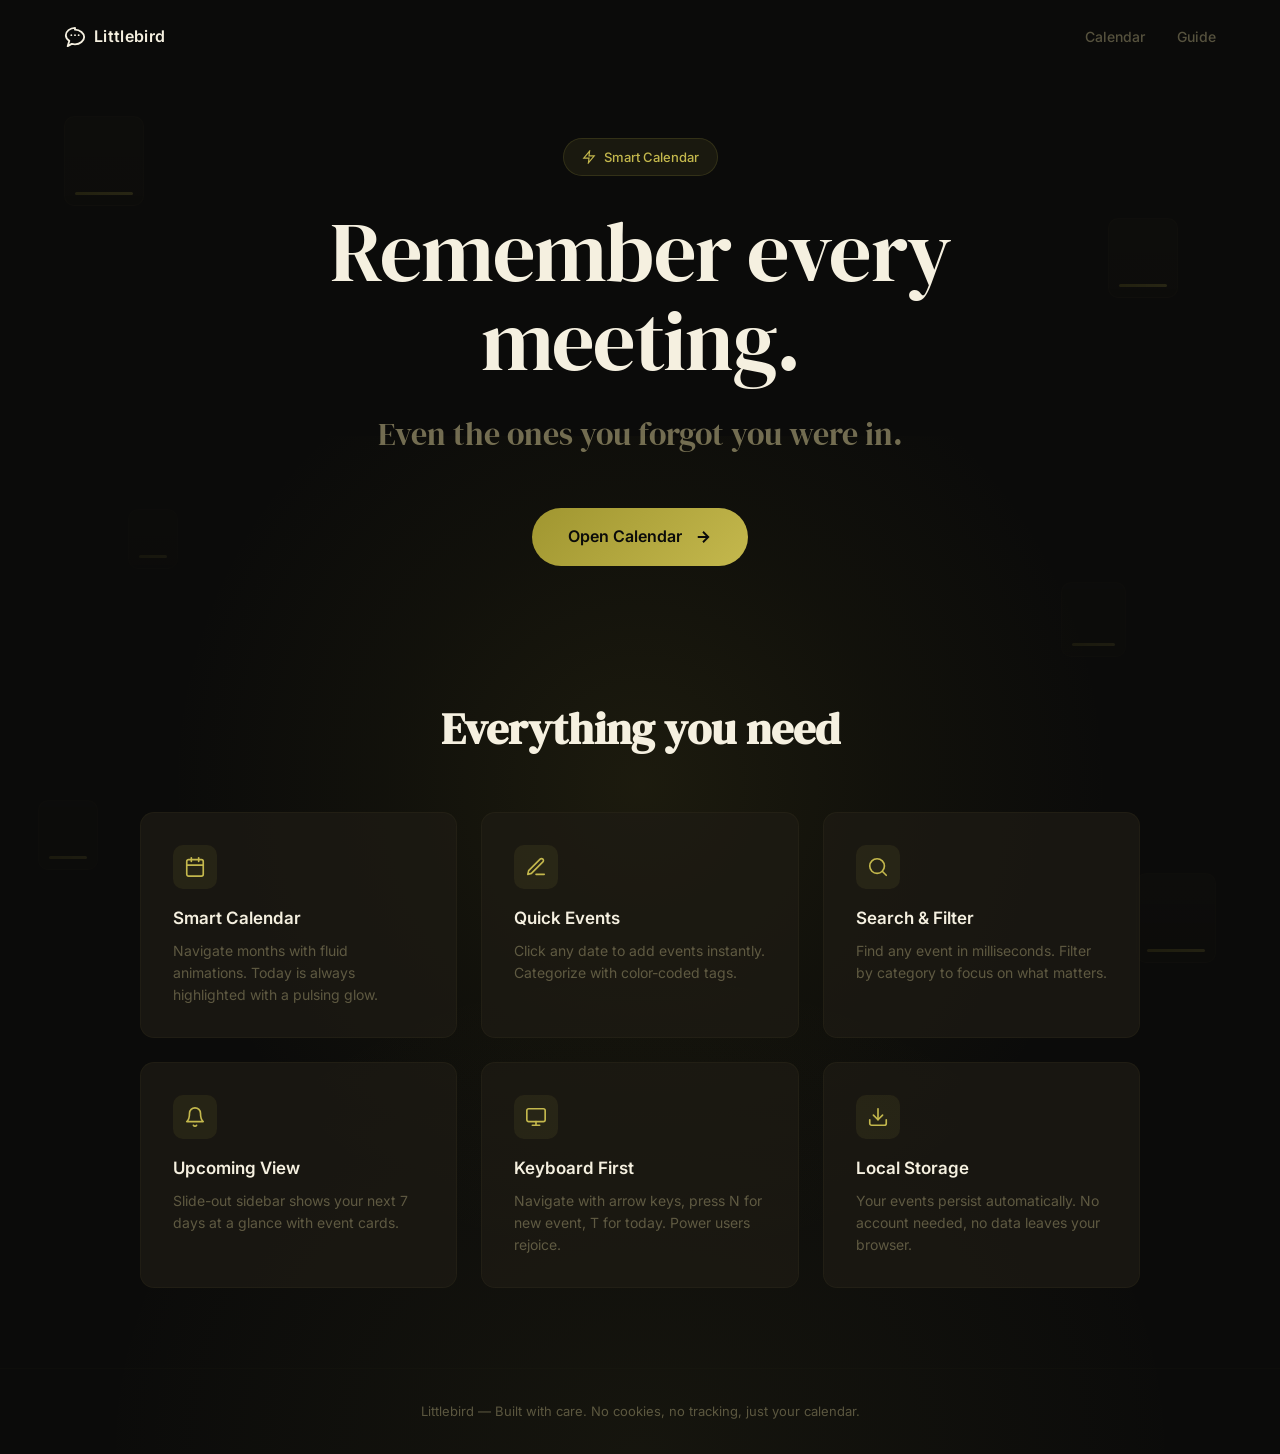
<file: index.html>
<!DOCTYPE html>
<html lang="en">
<head>
  <meta charset="UTF-8" />
  <meta name="viewport" content="width=device-width, initial-scale=1.0" />
  <meta name="description" content="Littlebird - Remember every meeting. A smart calendar that never forgets." />
  <title>Littlebird — Remember Every Meeting</title>
  <link rel="stylesheet" href="css/base.css" />
  <link rel="stylesheet" href="css/animations.css" />
  <link rel="stylesheet" href="css/hero.css" />
</head>
<body>
  <div class="hero-page">
    <!-- Ambient glow -->
    <div class="hero-ambient"></div>

    <!-- Floating calendar cells in background -->
    <div class="hero-floating-cells">
      <div class="floating-cell"></div>
      <div class="floating-cell"></div>
      <div class="floating-cell"></div>
      <div class="floating-cell"></div>
      <div class="floating-cell"></div>
      <div class="floating-cell"></div>
    </div>

    <!-- Navigation -->
    <nav class="hero-nav">
      <div class="hero-logo">
        <svg viewBox="0 0 24 24">
          <path d="M12 2C6.48 2 2 6 2 10c0 2.5 1.5 4.7 3.8 6.2L4 22l4.5-2.5C9.6 19.8 10.8 20 12 20c5.52 0 10-4 10-8s-4.48-8-10-8z"/>
          <circle cx="8" cy="10" r="1" fill="currentColor" stroke="none"/>
          <circle cx="12" cy="10" r="1" fill="currentColor" stroke="none"/>
          <circle cx="16" cy="10" r="1" fill="currentColor" stroke="none"/>
        </svg>
        <span>Littlebird</span>
      </div>
      <div class="hero-nav-links">
        <a href="app.html">Calendar</a>
        <a href="guide.html">Guide</a>
      </div>
    </nav>

    <!-- Hero Content -->
    <main class="hero-content">
      <div class="hero-badge">
        <svg viewBox="0 0 24 24">
          <path d="M13 2L3 14h9l-1 8 10-12h-9l1-8z"/>
        </svg>
        Smart Calendar
      </div>

      <h1 class="hero-title">
        <span class="line">Remember every</span>
        <span class="line">meeting.</span>
      </h1>

      <p class="hero-subtitle">Even the ones you forgot you were in.</p>

      <a href="app.html" class="hero-cta">
        Open Calendar
        <svg viewBox="0 0 24 24">
          <path d="M5 12h14M12 5l7 7-7 7"/>
        </svg>
      </a>
    </main>

    <!-- Feature Preview -->
    <section class="hero-features">
      <h2 class="hero-features-title reveal">Everything you need</h2>
      <div class="hero-features-grid" data-stagger>
        <div class="feature-card reveal">
          <div class="feature-card-icon">
            <svg viewBox="0 0 24 24">
              <rect x="3" y="4" width="18" height="18" rx="2" ry="2"/>
              <line x1="16" y1="2" x2="16" y2="6"/>
              <line x1="8" y1="2" x2="8" y2="6"/>
              <line x1="3" y1="10" x2="21" y2="10"/>
            </svg>
          </div>
          <h3>Smart Calendar</h3>
          <p>Navigate months with fluid animations. Today is always highlighted with a pulsing glow.</p>
        </div>

        <div class="feature-card reveal">
          <div class="feature-card-icon">
            <svg viewBox="0 0 24 24">
              <path d="M12 20h9"/>
              <path d="M16.5 3.5a2.121 2.121 0 013 3L7 19l-4 1 1-4L16.5 3.5z"/>
            </svg>
          </div>
          <h3>Quick Events</h3>
          <p>Click any date to add events instantly. Categorize with color-coded tags.</p>
        </div>

        <div class="feature-card reveal">
          <div class="feature-card-icon">
            <svg viewBox="0 0 24 24">
              <circle cx="11" cy="11" r="8"/>
              <line x1="21" y1="21" x2="16.65" y2="16.65"/>
            </svg>
          </div>
          <h3>Search & Filter</h3>
          <p>Find any event in milliseconds. Filter by category to focus on what matters.</p>
        </div>

        <div class="feature-card reveal">
          <div class="feature-card-icon">
            <svg viewBox="0 0 24 24">
              <path d="M18 8A6 6 0 006 8c0 7-3 9-3 9h18s-3-2-3-9"/>
              <path d="M13.73 21a2 2 0 01-3.46 0"/>
            </svg>
          </div>
          <h3>Upcoming View</h3>
          <p>Slide-out sidebar shows your next 7 days at a glance with event cards.</p>
        </div>

        <div class="feature-card reveal">
          <div class="feature-card-icon">
            <svg viewBox="0 0 24 24">
              <rect x="2" y="3" width="20" height="14" rx="2" ry="2"/>
              <line x1="8" y1="21" x2="16" y2="21"/>
              <line x1="12" y1="17" x2="12" y2="21"/>
            </svg>
          </div>
          <h3>Keyboard First</h3>
          <p>Navigate with arrow keys, press N for new event, T for today. Power users rejoice.</p>
        </div>

        <div class="feature-card reveal">
          <div class="feature-card-icon">
            <svg viewBox="0 0 24 24">
              <path d="M21 15v4a2 2 0 01-2 2H5a2 2 0 01-2-2v-4"/>
              <polyline points="7 10 12 15 17 10"/>
              <line x1="12" y1="15" x2="12" y2="3"/>
            </svg>
          </div>
          <h3>Local Storage</h3>
          <p>Your events persist automatically. No account needed, no data leaves your browser.</p>
        </div>
      </div>
    </section>

    <!-- Footer -->
    <footer class="hero-footer">
      Littlebird &mdash; Built with care. No cookies, no tracking, just your calendar.
    </footer>
  </div>

  <script src="js/api.js"></script>
  <script src="js/animations.js"></script>
  <script>
    document.addEventListener('DOMContentLoaded', () => {
      Animations.init();
      // Only for landing page auth check if needed later
    });
  </script>
</body>
</html>
</file>
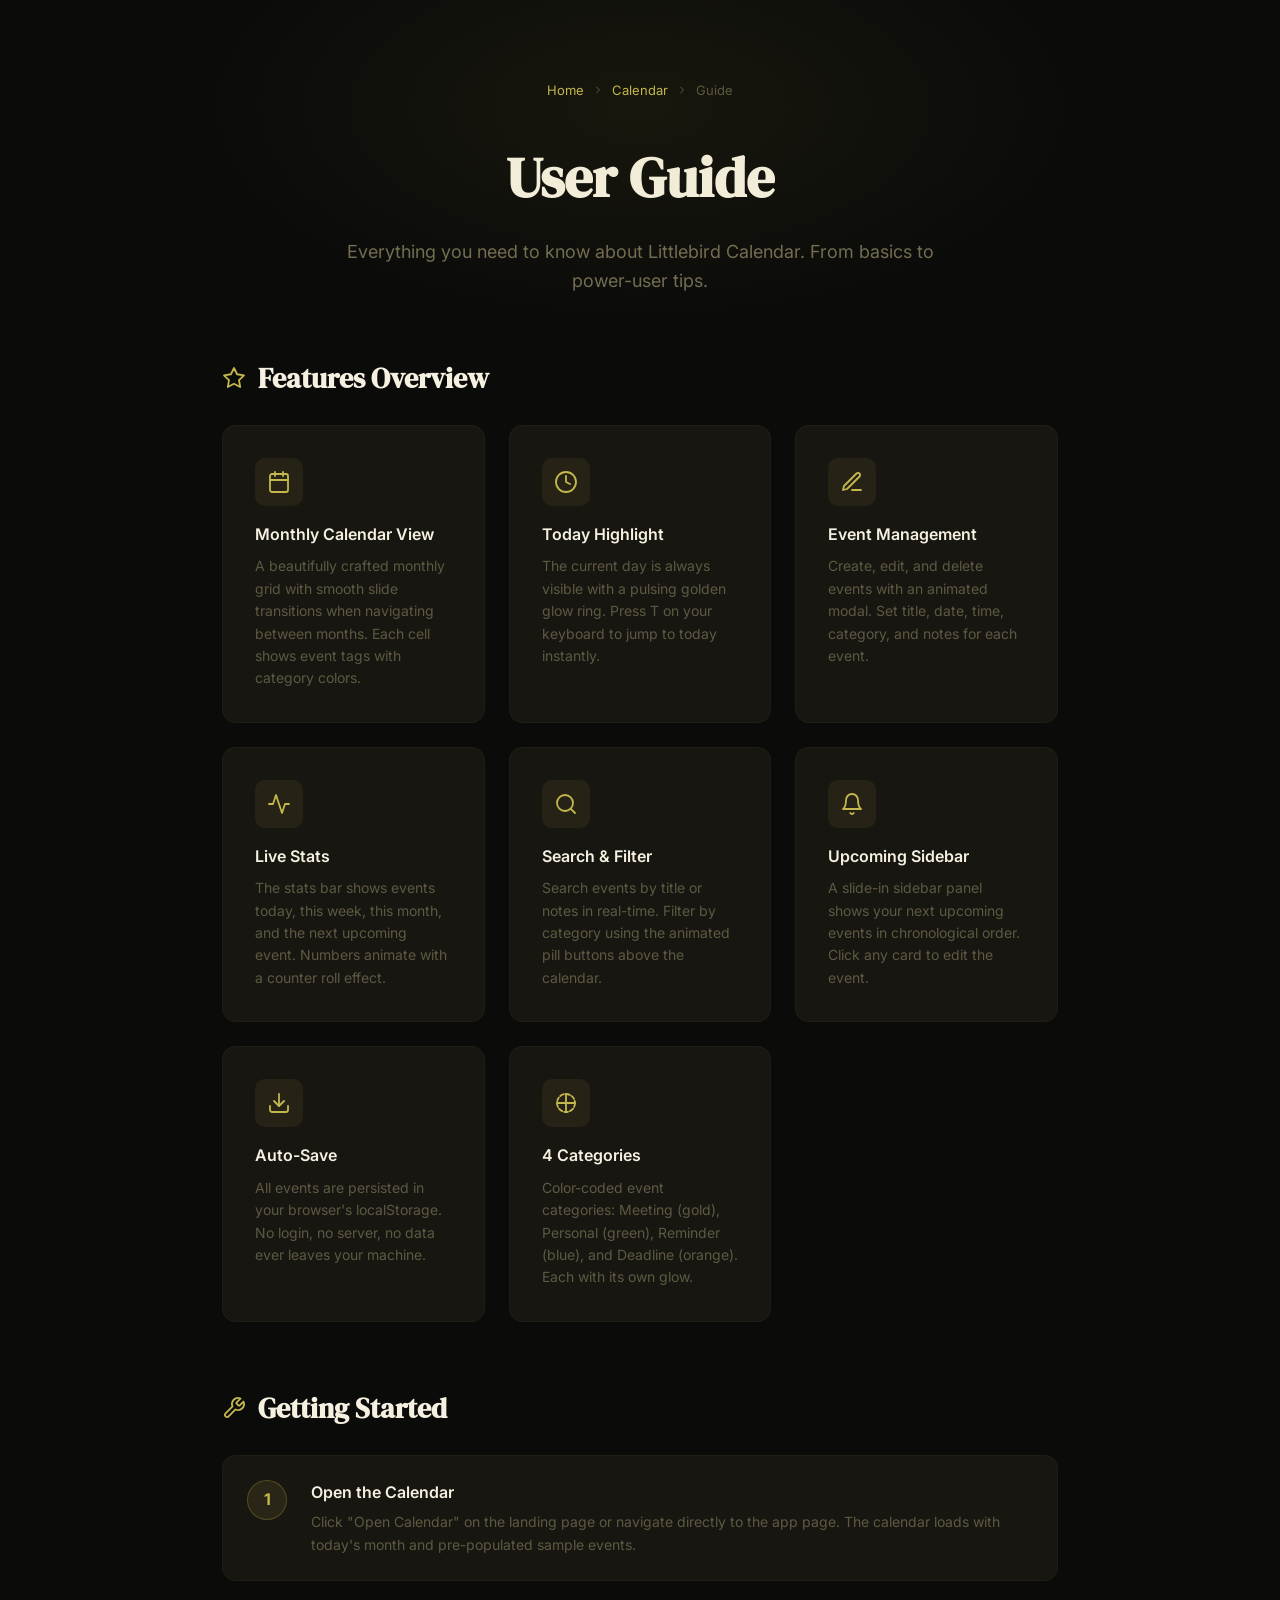
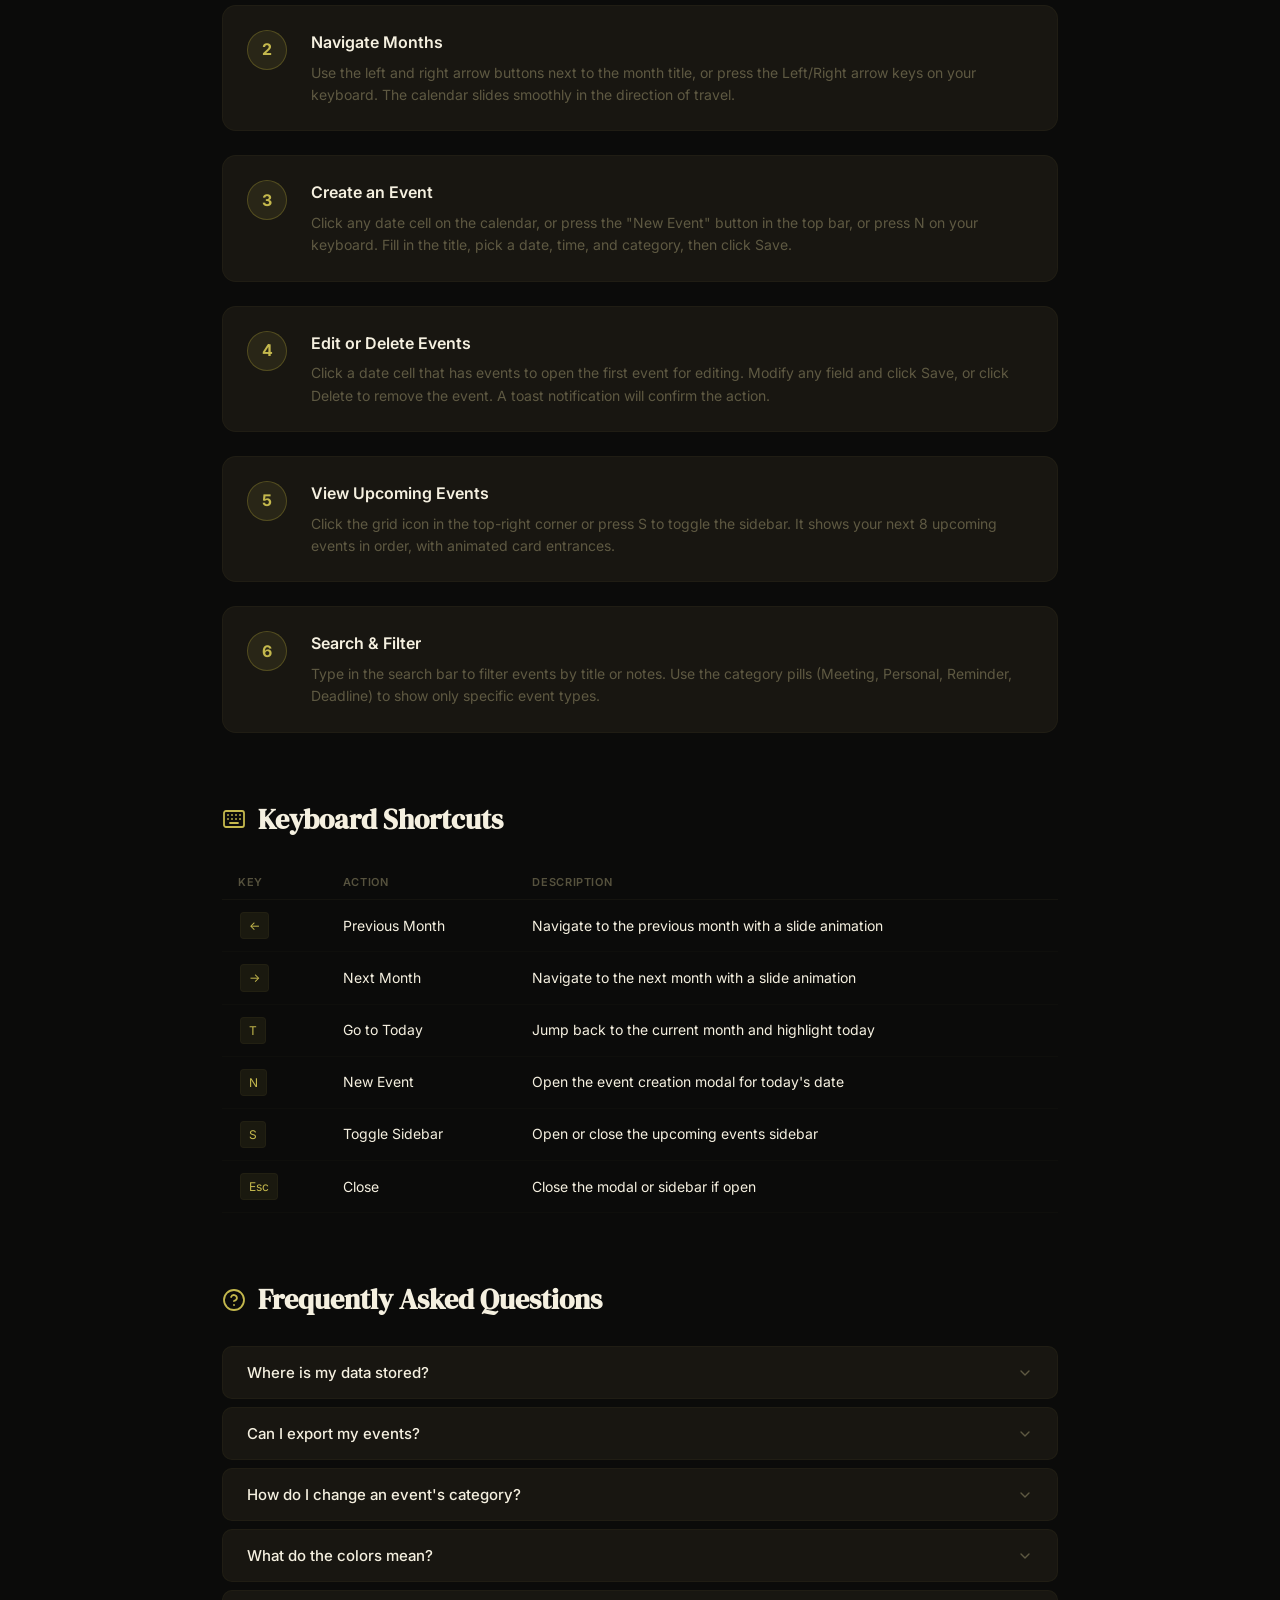
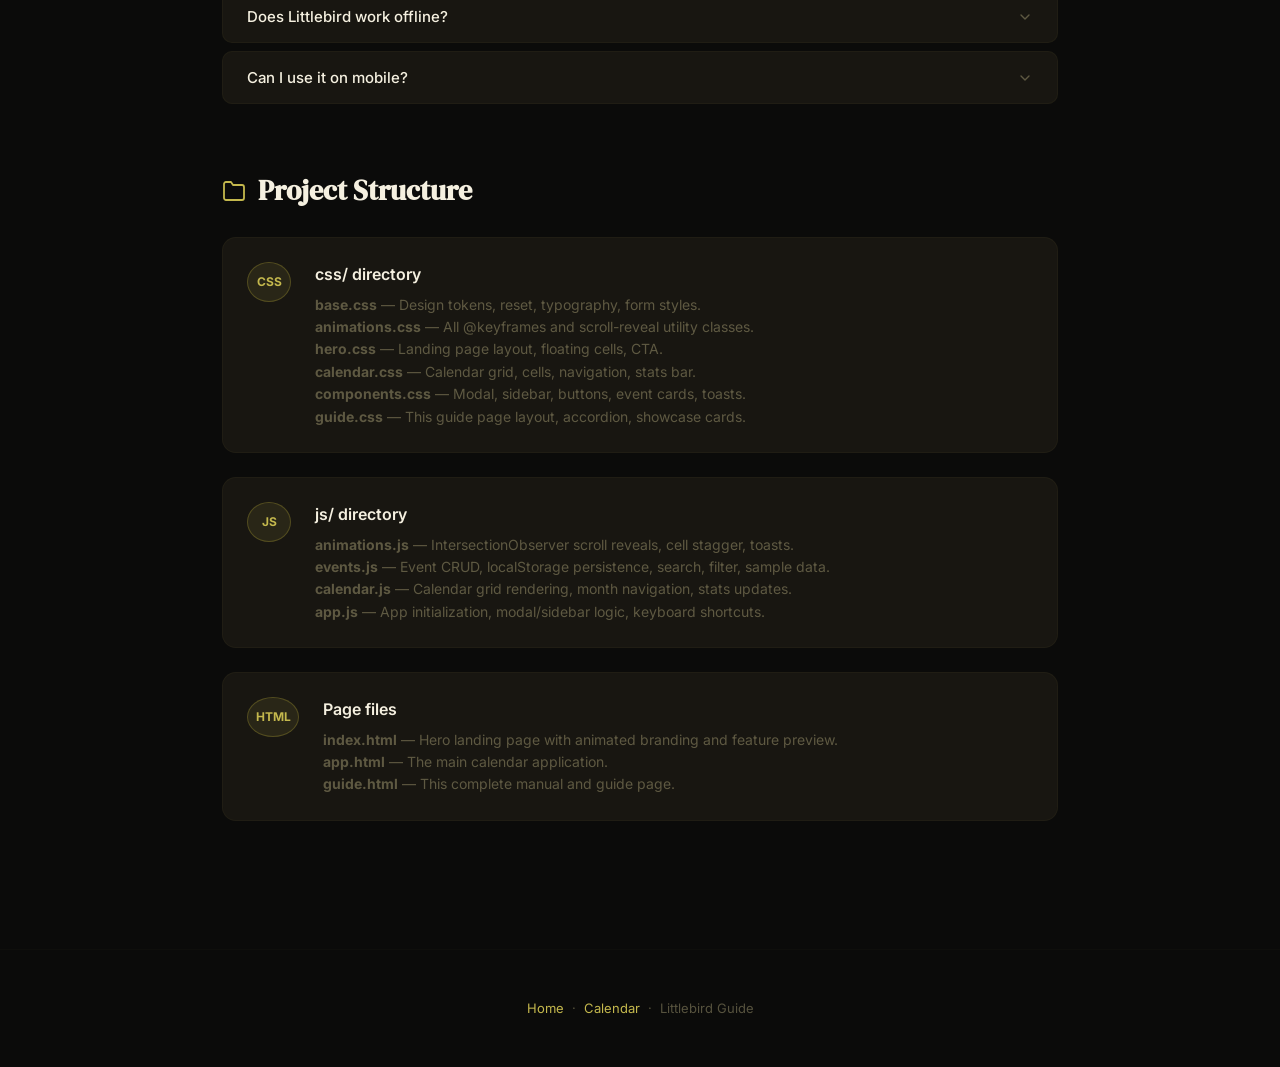
<file: guide.html>
<!DOCTYPE html>
<html lang="en">
<head>
  <meta charset="UTF-8" />
  <meta name="viewport" content="width=device-width, initial-scale=1.0" />
  <meta name="description" content="Littlebird Calendar - Complete user guide and manual." />
  <title>Littlebird — Guide & Manual</title>
  <link rel="stylesheet" href="css/base.css" />
  <link rel="stylesheet" href="css/animations.css" />
  <link rel="stylesheet" href="css/guide.css" />
</head>
<body>
  <div class="guide-page">

    <!-- ===== HERO ===== -->
    <header class="guide-hero">
      <nav class="guide-breadcrumb">
        <a href="index.html">Home</a>
        <svg viewBox="0 0 24 24"><path d="M9 18l6-6-6-6"/></svg>
        <a href="app.html">Calendar</a>
        <svg viewBox="0 0 24 24"><path d="M9 18l6-6-6-6"/></svg>
        <span>Guide</span>
      </nav>
      <h1 class="guide-title">User Guide</h1>
      <p class="guide-subtitle">Everything you need to know about Littlebird Calendar. From basics to power-user tips.</p>
    </header>

    <!-- ===== CONTENT ===== -->
    <main class="guide-content">

      <!-- ---- Features Overview ---- -->
      <section class="guide-section reveal">
        <h2 class="guide-section-title">
          <svg class="animated" viewBox="0 0 24 24">
            <polygon points="12 2 15.09 8.26 22 9.27 17 14.14 18.18 21.02 12 17.77 5.82 21.02 7 14.14 2 9.27 8.91 8.26 12 2"/>
          </svg>
          Features Overview
        </h2>
        <div class="showcase-grid" data-stagger>
          <div class="showcase-card reveal">
            <div class="showcase-card-icon">
              <svg viewBox="0 0 24 24">
                <rect x="3" y="4" width="18" height="18" rx="2" ry="2"/>
                <line x1="16" y1="2" x2="16" y2="6"/>
                <line x1="8" y1="2" x2="8" y2="6"/>
                <line x1="3" y1="10" x2="21" y2="10"/>
              </svg>
            </div>
            <h3>Monthly Calendar View</h3>
            <p>A beautifully crafted monthly grid with smooth slide transitions when navigating between months. Each cell shows event tags with category colors.</p>
          </div>

          <div class="showcase-card reveal">
            <div class="showcase-card-icon">
              <svg viewBox="0 0 24 24">
                <circle cx="12" cy="12" r="10"/>
                <path d="M12 6v6l4 2"/>
              </svg>
            </div>
            <h3>Today Highlight</h3>
            <p>The current day is always visible with a pulsing golden glow ring. Press T on your keyboard to jump to today instantly.</p>
          </div>

          <div class="showcase-card reveal">
            <div class="showcase-card-icon">
              <svg viewBox="0 0 24 24">
                <path d="M12 20h9"/>
                <path d="M16.5 3.5a2.121 2.121 0 013 3L7 19l-4 1 1-4L16.5 3.5z"/>
              </svg>
            </div>
            <h3>Event Management</h3>
            <p>Create, edit, and delete events with an animated modal. Set title, date, time, category, and notes for each event.</p>
          </div>

          <div class="showcase-card reveal">
            <div class="showcase-card-icon">
              <svg viewBox="0 0 24 24">
                <path d="M22 12h-4l-3 9L9 3l-3 9H2"/>
              </svg>
            </div>
            <h3>Live Stats</h3>
            <p>The stats bar shows events today, this week, this month, and the next upcoming event. Numbers animate with a counter roll effect.</p>
          </div>

          <div class="showcase-card reveal">
            <div class="showcase-card-icon">
              <svg viewBox="0 0 24 24">
                <circle cx="11" cy="11" r="8"/>
                <line x1="21" y1="21" x2="16.65" y2="16.65"/>
              </svg>
            </div>
            <h3>Search & Filter</h3>
            <p>Search events by title or notes in real-time. Filter by category using the animated pill buttons above the calendar.</p>
          </div>

          <div class="showcase-card reveal">
            <div class="showcase-card-icon">
              <svg viewBox="0 0 24 24">
                <path d="M18 8A6 6 0 006 8c0 7-3 9-3 9h18s-3-2-3-9"/>
                <path d="M13.73 21a2 2 0 01-3.46 0"/>
              </svg>
            </div>
            <h3>Upcoming Sidebar</h3>
            <p>A slide-in sidebar panel shows your next upcoming events in chronological order. Click any card to edit the event.</p>
          </div>

          <div class="showcase-card reveal">
            <div class="showcase-card-icon">
              <svg viewBox="0 0 24 24">
                <path d="M21 15v4a2 2 0 01-2 2H5a2 2 0 01-2-2v-4"/>
                <polyline points="7 10 12 15 17 10"/>
                <line x1="12" y1="15" x2="12" y2="3"/>
              </svg>
            </div>
            <h3>Auto-Save</h3>
            <p>All events are persisted in your browser's localStorage. No login, no server, no data ever leaves your machine.</p>
          </div>

          <div class="showcase-card reveal">
            <div class="showcase-card-icon">
              <svg viewBox="0 0 24 24">
                <path d="M12 3v18M3 12h18"/>
                <circle cx="12" cy="12" r="9" stroke-dasharray="4 2"/>
              </svg>
            </div>
            <h3>4 Categories</h3>
            <p>Color-coded event categories: Meeting (gold), Personal (green), Reminder (blue), and Deadline (orange). Each with its own glow.</p>
          </div>
        </div>
      </section>

      <!-- ---- Getting Started ---- -->
      <section class="guide-section reveal">
        <h2 class="guide-section-title">
          <svg class="animated" viewBox="0 0 24 24">
            <path d="M14.7 6.3a1 1 0 000 1.4l1.6 1.6a1 1 0 001.4 0l3.77-3.77a6 6 0 01-7.94 7.94l-6.91 6.91a2.12 2.12 0 01-3-3l6.91-6.91a6 6 0 017.94-7.94l-3.76 3.76z"/>
          </svg>
          Getting Started
        </h2>
        <div class="steps-list">
          <div class="step-item reveal">
            <div class="step-number">1</div>
            <div class="step-content">
              <h4>Open the Calendar</h4>
              <p>Click "Open Calendar" on the landing page or navigate directly to the app page. The calendar loads with today's month and pre-populated sample events.</p>
            </div>
          </div>

          <div class="step-item reveal">
            <div class="step-number">2</div>
            <div class="step-content">
              <h4>Navigate Months</h4>
              <p>Use the left and right arrow buttons next to the month title, or press the Left/Right arrow keys on your keyboard. The calendar slides smoothly in the direction of travel.</p>
            </div>
          </div>

          <div class="step-item reveal">
            <div class="step-number">3</div>
            <div class="step-content">
              <h4>Create an Event</h4>
              <p>Click any date cell on the calendar, or press the "New Event" button in the top bar, or press N on your keyboard. Fill in the title, pick a date, time, and category, then click Save.</p>
            </div>
          </div>

          <div class="step-item reveal">
            <div class="step-number">4</div>
            <div class="step-content">
              <h4>Edit or Delete Events</h4>
              <p>Click a date cell that has events to open the first event for editing. Modify any field and click Save, or click Delete to remove the event. A toast notification will confirm the action.</p>
            </div>
          </div>

          <div class="step-item reveal">
            <div class="step-number">5</div>
            <div class="step-content">
              <h4>View Upcoming Events</h4>
              <p>Click the grid icon in the top-right corner or press S to toggle the sidebar. It shows your next 8 upcoming events in order, with animated card entrances.</p>
            </div>
          </div>

          <div class="step-item reveal">
            <div class="step-number">6</div>
            <div class="step-content">
              <h4>Search & Filter</h4>
              <p>Type in the search bar to filter events by title or notes. Use the category pills (Meeting, Personal, Reminder, Deadline) to show only specific event types.</p>
            </div>
          </div>
        </div>
      </section>

      <!-- ---- Keyboard Shortcuts ---- -->
      <section class="guide-section reveal">
        <h2 class="guide-section-title">
          <svg class="animated" viewBox="0 0 24 24">
            <rect x="2" y="4" width="20" height="16" rx="2" ry="2"/>
            <path d="M6 8h.01M10 8h.01M14 8h.01M18 8h.01M6 12h.01M10 12h.01M14 12h.01M18 12h.01M8 16h8"/>
          </svg>
          Keyboard Shortcuts
        </h2>
        <table class="shortcuts-table">
          <thead>
            <tr>
              <th>Key</th>
              <th>Action</th>
              <th>Description</th>
            </tr>
          </thead>
          <tbody>
            <tr class="reveal">
              <td><kbd>&larr;</kbd></td>
              <td>Previous Month</td>
              <td>Navigate to the previous month with a slide animation</td>
            </tr>
            <tr class="reveal">
              <td><kbd>&rarr;</kbd></td>
              <td>Next Month</td>
              <td>Navigate to the next month with a slide animation</td>
            </tr>
            <tr class="reveal">
              <td><kbd>T</kbd></td>
              <td>Go to Today</td>
              <td>Jump back to the current month and highlight today</td>
            </tr>
            <tr class="reveal">
              <td><kbd>N</kbd></td>
              <td>New Event</td>
              <td>Open the event creation modal for today's date</td>
            </tr>
            <tr class="reveal">
              <td><kbd>S</kbd></td>
              <td>Toggle Sidebar</td>
              <td>Open or close the upcoming events sidebar</td>
            </tr>
            <tr class="reveal">
              <td><kbd>Esc</kbd></td>
              <td>Close</td>
              <td>Close the modal or sidebar if open</td>
            </tr>
          </tbody>
        </table>
      </section>

      <!-- ---- FAQ ---- -->
      <section class="guide-section reveal">
        <h2 class="guide-section-title">
          <svg class="animated" viewBox="0 0 24 24">
            <circle cx="12" cy="12" r="10"/>
            <path d="M9.09 9a3 3 0 015.83 1c0 2-3 3-3 3"/>
            <line x1="12" y1="17" x2="12.01" y2="17"/>
          </svg>
          Frequently Asked Questions
        </h2>
        <div class="accordion" id="faq-accordion">
          <div class="accordion-item">
            <button class="accordion-trigger" onclick="toggleAccordion(this)">
              Where is my data stored?
              <svg viewBox="0 0 24 24"><path d="M6 9l6 6 6-6"/></svg>
            </button>
            <div class="accordion-body">
              <div class="accordion-body-inner">
                All your events are stored in your browser's localStorage. This means your data never leaves your computer. It persists across page refreshes and browser restarts, but will be cleared if you clear your browser data. No account or internet connection is required.
              </div>
            </div>
          </div>

          <div class="accordion-item">
            <button class="accordion-trigger" onclick="toggleAccordion(this)">
              Can I export my events?
              <svg viewBox="0 0 24 24"><path d="M6 9l6 6 6-6"/></svg>
            </button>
            <div class="accordion-body">
              <div class="accordion-body-inner">
                Currently, Littlebird stores events in localStorage as JSON. You can access it via your browser's Developer Tools (Application tab > Local Storage > littlebird_events). A dedicated export feature is planned for a future update.
              </div>
            </div>
          </div>

          <div class="accordion-item">
            <button class="accordion-trigger" onclick="toggleAccordion(this)">
              How do I change an event's category?
              <svg viewBox="0 0 24 24"><path d="M6 9l6 6 6-6"/></svg>
            </button>
            <div class="accordion-body">
              <div class="accordion-body-inner">
                Click on a date cell that has events to open the event editor. In the modal, click on a different category button (Meeting, Personal, Reminder, or Deadline) to change the category. The selected category will be highlighted. Then click Save to apply.
              </div>
            </div>
          </div>

          <div class="accordion-item">
            <button class="accordion-trigger" onclick="toggleAccordion(this)">
              What do the colors mean?
              <svg viewBox="0 0 24 24"><path d="M6 9l6 6 6-6"/></svg>
            </button>
            <div class="accordion-body">
              <div class="accordion-body-inner">
                Events are color-coded by category: Gold for Meetings, Green for Personal events, Blue for Reminders, and Orange for Deadlines. These colors appear on the calendar cell tags, the sidebar event cards, and the filter pills.
              </div>
            </div>
          </div>

          <div class="accordion-item">
            <button class="accordion-trigger" onclick="toggleAccordion(this)">
              Does Littlebird work offline?
              <svg viewBox="0 0 24 24"><path d="M6 9l6 6 6-6"/></svg>
            </button>
            <div class="accordion-body">
              <div class="accordion-body-inner">
                Yes. Littlebird is entirely client-side. Once the page loads, it works fully offline. The only external resource is Google Fonts, which is cached by your browser after the first load.
              </div>
            </div>
          </div>

          <div class="accordion-item">
            <button class="accordion-trigger" onclick="toggleAccordion(this)">
              Can I use it on mobile?
              <svg viewBox="0 0 24 24"><path d="M6 9l6 6 6-6"/></svg>
            </button>
            <div class="accordion-body">
              <div class="accordion-body-inner">
                Yes. The calendar is fully responsive. On smaller screens, the grid cells shrink and the sidebar opens as a full-width overlay. Touch interactions work for tapping cells and buttons.
              </div>
            </div>
          </div>
        </div>
      </section>

      <!-- ---- Project Architecture ---- -->
      <section class="guide-section reveal">
        <h2 class="guide-section-title">
          <svg class="animated" viewBox="0 0 24 24">
            <path d="M22 19a2 2 0 01-2 2H4a2 2 0 01-2-2V5a2 2 0 012-2h5l2 3h9a2 2 0 012 2z"/>
          </svg>
          Project Structure
        </h2>
        <div class="steps-list">
          <div class="step-item reveal">
            <div class="step-number" style="font-size: 12px; width: 44px;">CSS</div>
            <div class="step-content">
              <h4>css/ directory</h4>
              <p><strong>base.css</strong> — Design tokens, reset, typography, form styles.
              <br><strong>animations.css</strong> — All @keyframes and scroll-reveal utility classes.
              <br><strong>hero.css</strong> — Landing page layout, floating cells, CTA.
              <br><strong>calendar.css</strong> — Calendar grid, cells, navigation, stats bar.
              <br><strong>components.css</strong> — Modal, sidebar, buttons, event cards, toasts.
              <br><strong>guide.css</strong> — This guide page layout, accordion, showcase cards.</p>
            </div>
          </div>

          <div class="step-item reveal">
            <div class="step-number" style="font-size: 12px; width: 44px;">JS</div>
            <div class="step-content">
              <h4>js/ directory</h4>
              <p><strong>animations.js</strong> — IntersectionObserver scroll reveals, cell stagger, toasts.
              <br><strong>events.js</strong> — Event CRUD, localStorage persistence, search, filter, sample data.
              <br><strong>calendar.js</strong> — Calendar grid rendering, month navigation, stats updates.
              <br><strong>app.js</strong> — App initialization, modal/sidebar logic, keyboard shortcuts.</p>
            </div>
          </div>

          <div class="step-item reveal">
            <div class="step-number" style="font-size: 12px; width: 52px;">HTML</div>
            <div class="step-content">
              <h4>Page files</h4>
              <p><strong>index.html</strong> — Hero landing page with animated branding and feature preview.
              <br><strong>app.html</strong> — The main calendar application.
              <br><strong>guide.html</strong> — This complete manual and guide page.</p>
            </div>
          </div>
        </div>
      </section>

    </main>

    <!-- ===== FOOTER ===== -->
    <footer class="guide-footer">
      <a href="index.html">Home</a> &nbsp;&middot;&nbsp; <a href="app.html">Calendar</a> &nbsp;&middot;&nbsp; Littlebird Guide
    </footer>
  </div>

  <script src="js/animations.js"></script>
  <script>
    document.addEventListener('DOMContentLoaded', () => {
      Animations.init();
    });

    function toggleAccordion(trigger) {
      const item = trigger.parentElement;
      const isOpen = item.classList.contains('open');

      // Close all
      document.querySelectorAll('.accordion-item').forEach(ai => {
        ai.classList.remove('open');
      });

      // Open clicked (if was closed)
      if (!isOpen) {
        item.classList.add('open');
      }
    }
  </script>
</body>
</html>
</file>
<file: css/base.css>
/* ============================================
   LITTLEBIRD — BASE DESIGN SYSTEM
   Reset, CSS Variables, Typography
   ============================================ */

@import url('https://fonts.googleapis.com/css2?family=Inter:wght@300;400;500;600;700&family=DM+Serif+Display&display=swap');

/* ---- CSS Custom Properties ---- */
:root {
  /* Core palette */
  --bg-primary: #0b0b0a;
  --bg-secondary: #111110;
  --bg-card: rgba(30, 28, 20, 0.7);
  --bg-card-hover: rgba(45, 42, 25, 0.6);
  --bg-card-active: rgba(60, 55, 20, 0.5);
  --bg-card-highlight: rgba(100, 92, 20, 0.35);

  /* Text */
  --text-primary: #f5f0e0;
  --text-secondary: rgba(200, 190, 140, 0.55);
  --text-muted: rgba(200, 190, 140, 0.4);
  --text-date: rgba(200, 190, 140, 0.5);
  --text-date-active: rgba(230, 220, 150, 0.8);
  --text-date-highlight: #e8e0a0;

  /* Accent / Glow */
  --accent: #c4b84d;
  --accent-dark: #a09630;
  --accent-bright: #d4c850;
  --accent-glow-soft: rgba(196, 184, 77, 0.08);
  --accent-glow-med: rgba(196, 184, 77, 0.15);
  --accent-glow-strong: rgba(196, 184, 77, 0.25);
  --accent-border: rgba(180, 165, 50, 0.3);
  --accent-border-strong: rgba(200, 185, 60, 0.5);

  /* Category colors */
  --cat-meeting: #c4b84d;
  --cat-personal: #5db87a;
  --cat-reminder: #5b8fd4;
  --cat-deadline: #d48a5b;

  /* Borders */
  --border-subtle: rgba(80, 75, 40, 0.15);
  --border-muted: rgba(50, 48, 30, 0.1);

  /* Surfaces */
  --surface-modal: rgba(20, 19, 14, 0.96);
  --surface-sidebar: rgba(16, 15, 12, 0.98);
  --surface-input: rgba(40, 38, 25, 0.6);

  /* Shadows */
  --shadow-sm: 0 2px 8px rgba(0, 0, 0, 0.3);
  --shadow-md: 0 8px 30px rgba(0, 0, 0, 0.5);
  --shadow-lg: 0 16px 60px rgba(0, 0, 0, 0.6);
  --shadow-glow: 0 0 20px rgba(196, 184, 77, 0.12);
  --shadow-glow-strong: 0 0 30px rgba(196, 184, 77, 0.2);

  /* Spacing */
  --space-xs: 4px;
  --space-sm: 8px;
  --space-md: 16px;
  --space-lg: 24px;
  --space-xl: 32px;
  --space-2xl: 48px;
  --space-3xl: 64px;

  /* Radius */
  --radius-sm: 6px;
  --radius-md: 10px;
  --radius-lg: 14px;
  --radius-xl: 20px;
  --radius-full: 50%;

  /* Transitions */
  --ease-out: cubic-bezier(0.22, 1, 0.36, 1);
  --ease-in-out: cubic-bezier(0.45, 0, 0.55, 1);
  --ease-spring: cubic-bezier(0.34, 1.56, 0.64, 1);
  --duration-fast: 200ms;
  --duration-normal: 350ms;
  --duration-slow: 500ms;

  /* Typography */
  --font-sans: 'Inter', -apple-system, BlinkMacSystemFont, 'Segoe UI', sans-serif;
  --font-serif: 'DM Serif Display', Georgia, 'Times New Roman', serif;
}

/* ---- Reset ---- */
*, *::before, *::after {
  margin: 0;
  padding: 0;
  box-sizing: border-box;
}

html {
  font-size: 16px;
  -webkit-font-smoothing: antialiased;
  -moz-osx-font-smoothing: grayscale;
  scroll-behavior: smooth;
}

body {
  background-color: var(--bg-primary);
  color: var(--text-primary);
  font-family: var(--font-sans);
  line-height: 1.6;
  overflow-x: hidden;
  min-height: 100vh;
}

a {
  color: var(--accent);
  text-decoration: none;
  transition: color var(--duration-fast) var(--ease-out);
}

a:hover {
  color: var(--accent-bright);
}

button {
  font-family: var(--font-sans);
  cursor: pointer;
  border: none;
  background: none;
  color: inherit;
  font-size: inherit;
}

input, textarea, select {
  font-family: var(--font-sans);
  background: var(--surface-input);
  border: 1px solid var(--border-subtle);
  border-radius: var(--radius-sm);
  color: var(--text-primary);
  padding: 10px 14px;
  font-size: 14px;
  outline: none;
  transition: border-color var(--duration-fast) var(--ease-out),
              box-shadow var(--duration-fast) var(--ease-out);
}

input:focus, textarea:focus, select:focus {
  border-color: var(--accent-border);
  box-shadow: 0 0 0 3px rgba(196, 184, 77, 0.1);
}

select {
  appearance: none;
  background-image: url("data:image/svg+xml,%3Csvg xmlns='http://www.w3.org/2000/svg' width='12' height='12' viewBox='0 0 24 24' fill='none' stroke='%23c4b84d' stroke-width='2'%3E%3Cpath d='M6 9l6 6 6-6'/%3E%3C/svg%3E");
  background-repeat: no-repeat;
  background-position: right 12px center;
  padding-right: 36px;
}

textarea {
  resize: vertical;
  min-height: 80px;
}

img, svg {
  display: block;
}

ul, ol {
  list-style: none;
}

/* ---- Utility Classes ---- */
.sr-only {
  position: absolute;
  width: 1px;
  height: 1px;
  padding: 0;
  margin: -1px;
  overflow: hidden;
  clip: rect(0, 0, 0, 0);
  white-space: nowrap;
  border: 0;
}

/* Scrollbar styling */
::-webkit-scrollbar {
  width: 6px;
}

::-webkit-scrollbar-track {
  background: transparent;
}

::-webkit-scrollbar-thumb {
  background: rgba(196, 184, 77, 0.2);
  border-radius: 3px;
}

::-webkit-scrollbar-thumb:hover {
  background: rgba(196, 184, 77, 0.35);
}
</file>
<file: css/animations.css>
/* ============================================
   LITTLEBIRD — ANIMATIONS
   All keyframes and animation utility classes
   ============================================ */

/* ---- Fade In ---- */
@keyframes fadeIn {
  from { opacity: 0; }
  to { opacity: 1; }
}

@keyframes fadeInUp {
  from {
    opacity: 0;
    transform: translateY(30px);
  }
  to {
    opacity: 1;
    transform: translateY(0);
  }
}

@keyframes fadeInDown {
  from {
    opacity: 0;
    transform: translateY(-20px);
  }
  to {
    opacity: 1;
    transform: translateY(0);
  }
}

/* ---- Slide ---- */
@keyframes slideInRight {
  from {
    opacity: 0;
    transform: translateX(100%);
  }
  to {
    opacity: 1;
    transform: translateX(0);
  }
}

@keyframes slideOutRight {
  from {
    opacity: 1;
    transform: translateX(0);
  }
  to {
    opacity: 0;
    transform: translateX(100%);
  }
}

@keyframes slideInLeft {
  from {
    opacity: 0;
    transform: translateX(-60px);
  }
  to {
    opacity: 1;
    transform: translateX(0);
  }
}

@keyframes slideCalendarLeft {
  from {
    opacity: 0;
    transform: translateX(40px);
  }
  to {
    opacity: 1;
    transform: translateX(0);
  }
}

@keyframes slideCalendarRight {
  from {
    opacity: 0;
    transform: translateX(-40px);
  }
  to {
    opacity: 1;
    transform: translateX(0);
  }
}

/* ---- Scale ---- */
@keyframes scaleIn {
  from {
    opacity: 0;
    transform: scale(0.9);
  }
  to {
    opacity: 1;
    transform: scale(1);
  }
}

@keyframes scaleOut {
  from {
    opacity: 1;
    transform: scale(1);
  }
  to {
    opacity: 0;
    transform: scale(0.9);
  }
}

/* ---- Glow Pulses ---- */
@keyframes pulseGlow {
  0%, 100% { opacity: 1; }
  50% { opacity: 0.5; }
}

@keyframes pulseGlowStrong {
  0%, 100% {
    box-shadow: 0 0 15px rgba(196, 184, 77, 0.2),
                0 0 30px rgba(196, 184, 77, 0.1);
  }
  50% {
    box-shadow: 0 0 25px rgba(196, 184, 77, 0.35),
                0 0 50px rgba(196, 184, 77, 0.15);
  }
}

@keyframes todayPulse {
  0%, 100% {
    box-shadow: 0 0 0 0 rgba(196, 184, 77, 0.3),
                inset 0 0 15px rgba(196, 184, 77, 0.05);
  }
  50% {
    box-shadow: 0 0 0 6px rgba(196, 184, 77, 0),
                inset 0 0 20px rgba(196, 184, 77, 0.08);
  }
}

/* ---- Float ---- */
@keyframes float {
  0%, 100% { transform: translateY(0); }
  50% { transform: translateY(-12px); }
}

@keyframes floatSlow {
  0%, 100% { transform: translateY(0) rotate(0deg); }
  33% { transform: translateY(-8px) rotate(1deg); }
  66% { transform: translateY(-4px) rotate(-1deg); }
}

/* ---- Shimmer ---- */
@keyframes shimmer {
  0% { background-position: -200% 0; }
  100% { background-position: 200% 0; }
}

/* ---- Rotate ---- */
@keyframes spin {
  from { transform: rotate(0deg); }
  to { transform: rotate(360deg); }
}

/* ---- Ripple ---- */
@keyframes ripple {
  0% {
    transform: scale(0);
    opacity: 0.5;
  }
  100% {
    transform: scale(4);
    opacity: 0;
  }
}

/* ---- Stagger cell entrance ---- */
@keyframes cellAppear {
  from {
    opacity: 0;
    transform: scale(0.85) translateY(10px);
  }
  to {
    opacity: 1;
    transform: scale(1) translateY(0);
  }
}

/* ---- Backdrop ---- */
@keyframes backdropIn {
  from { opacity: 0; backdrop-filter: blur(0); }
  to { opacity: 1; backdrop-filter: blur(8px); }
}

/* ---- Counter roll ---- */
@keyframes countUp {
  from { transform: translateY(100%); opacity: 0; }
  to { transform: translateY(0); opacity: 1; }
}

/* ---- Hero text reveal ---- */
@keyframes textReveal {
  from {
    opacity: 0;
    transform: translateY(40px);
    filter: blur(6px);
  }
  to {
    opacity: 1;
    transform: translateY(0);
    filter: blur(0);
  }
}

@keyframes glowLine {
  0% { width: 0; opacity: 0; }
  50% { opacity: 1; }
  100% { width: 120px; opacity: 0.6; }
}

/* ---- Icon animations ---- */
@keyframes iconBounce {
  0%, 100% { transform: translateY(0); }
  40% { transform: translateY(-6px); }
  60% { transform: translateY(-3px); }
}

@keyframes iconPulse {
  0%, 100% { transform: scale(1); }
  50% { transform: scale(1.15); }
}

@keyframes iconSpin {
  from { transform: rotate(0deg); }
  to { transform: rotate(360deg); }
}

@keyframes iconSwing {
  0%, 100% { transform: rotate(0deg); }
  25% { transform: rotate(12deg); }
  75% { transform: rotate(-12deg); }
}

@keyframes checkDraw {
  from { stroke-dashoffset: 24; }
  to { stroke-dashoffset: 0; }
}

/* ============================================
   SCROLL REVEAL UTILITY CLASSES
   Apply these + trigger via IntersectionObserver
   ============================================ */

.reveal {
  opacity: 0;
  transform: translateY(30px);
  transition: opacity 0.7s var(--ease-out),
              transform 0.7s var(--ease-out);
}

.reveal.revealed {
  opacity: 1;
  transform: translateY(0);
}

.reveal-left {
  opacity: 0;
  transform: translateX(-40px);
  transition: opacity 0.7s var(--ease-out),
              transform 0.7s var(--ease-out);
}

.reveal-left.revealed {
  opacity: 1;
  transform: translateX(0);
}

.reveal-right {
  opacity: 0;
  transform: translateX(40px);
  transition: opacity 0.7s var(--ease-out),
              transform 0.7s var(--ease-out);
}

.reveal-right.revealed {
  opacity: 1;
  transform: translateX(0);
}

.reveal-scale {
  opacity: 0;
  transform: scale(0.9);
  transition: opacity 0.6s var(--ease-out),
              transform 0.6s var(--ease-spring);
}

.reveal-scale.revealed {
  opacity: 1;
  transform: scale(1);
}

/* Stagger children delays */
.stagger-1 { transition-delay: 0.05s; }
.stagger-2 { transition-delay: 0.1s; }
.stagger-3 { transition-delay: 0.15s; }
.stagger-4 { transition-delay: 0.2s; }
.stagger-5 { transition-delay: 0.25s; }
.stagger-6 { transition-delay: 0.3s; }
.stagger-7 { transition-delay: 0.35s; }
.stagger-8 { transition-delay: 0.4s; }
</file>
<file: css/hero.css>
/* ============================================
   LITTLEBIRD — HERO PAGE
   Landing page styles
   ============================================ */

.hero-page {
  min-height: 100vh;
  display: flex;
  flex-direction: column;
  position: relative;
  overflow: hidden;
}

/* ---- Ambient glow ---- */
.hero-ambient {
  position: absolute;
  top: 0;
  left: 0;
  right: 0;
  bottom: 0;
  pointer-events: none;
  z-index: 0;
}

.hero-ambient::before {
  content: '';
  position: absolute;
  top: 30%;
  left: 50%;
  transform: translateX(-50%);
  width: 80%;
  height: 60%;
  background: radial-gradient(
    ellipse at 50% 40%,
    rgba(180, 165, 50, 0.10) 0%,
    rgba(140, 130, 30, 0.05) 35%,
    transparent 65%
  );
}

.hero-ambient::after {
  content: '';
  position: absolute;
  bottom: 0;
  left: 50%;
  transform: translateX(-50%);
  width: 100%;
  height: 40%;
  background: radial-gradient(
    ellipse at 50% 100%,
    rgba(196, 184, 77, 0.06) 0%,
    transparent 60%
  );
}

/* ---- Floating cells background ---- */
.hero-floating-cells {
  position: absolute;
  top: 0;
  left: 0;
  right: 0;
  bottom: 0;
  pointer-events: none;
  z-index: 0;
  overflow: hidden;
}

.floating-cell {
  position: absolute;
  width: 80px;
  height: 90px;
  background: linear-gradient(
    180deg,
    rgba(30, 28, 20, 0.5) 0%,
    rgba(20, 19, 14, 0.7) 100%
  );
  border: 1px solid rgba(80, 75, 40, 0.12);
  border-radius: var(--radius-md);
  opacity: 0.3;
}

.floating-cell::after {
  content: '';
  position: absolute;
  bottom: 10px;
  left: 10px;
  right: 10px;
  height: 3px;
  border-radius: 2px;
  background: linear-gradient(90deg, var(--accent-dark), var(--accent));
  opacity: 0.5;
}

.floating-cell:nth-child(1) {
  top: 8%;
  left: 5%;
  animation: floatSlow 8s ease-in-out infinite;
}

.floating-cell:nth-child(2) {
  top: 15%;
  right: 8%;
  width: 70px;
  height: 80px;
  animation: floatSlow 10s ease-in-out infinite 1s;
}

.floating-cell:nth-child(3) {
  top: 55%;
  left: 3%;
  width: 60px;
  height: 70px;
  animation: floatSlow 9s ease-in-out infinite 0.5s;
  opacity: 0.2;
}

.floating-cell:nth-child(4) {
  top: 60%;
  right: 5%;
  animation: floatSlow 11s ease-in-out infinite 2s;
  opacity: 0.25;
}

.floating-cell:nth-child(5) {
  top: 35%;
  left: 10%;
  width: 50px;
  height: 60px;
  animation: floatSlow 7s ease-in-out infinite 1.5s;
  opacity: 0.15;
}

.floating-cell:nth-child(6) {
  top: 40%;
  right: 12%;
  width: 65px;
  height: 75px;
  animation: floatSlow 12s ease-in-out infinite 0.8s;
  opacity: 0.2;
}

/* ---- Nav ---- */
.hero-nav {
  display: flex;
  align-items: center;
  justify-content: space-between;
  padding: var(--space-lg) var(--space-3xl);
  position: relative;
  z-index: 2;
  animation: fadeInDown 0.8s var(--ease-out) both;
}

.hero-logo {
  display: flex;
  align-items: center;
  gap: var(--space-sm);
}

.hero-logo svg {
  width: 22px;
  height: 22px;
  stroke: var(--text-primary);
  fill: none;
  stroke-width: 2;
  stroke-linecap: round;
  stroke-linejoin: round;
}

.hero-logo span {
  font-size: 16px;
  font-weight: 600;
  letter-spacing: 0.02em;
}

.hero-nav-links {
  display: flex;
  align-items: center;
  gap: var(--space-xl);
}

.hero-nav-links a {
  font-size: 14px;
  font-weight: 500;
  color: var(--text-muted);
  transition: color var(--duration-fast) var(--ease-out);
  position: relative;
}

.hero-nav-links a::after {
  content: '';
  position: absolute;
  bottom: -4px;
  left: 0;
  width: 0;
  height: 1px;
  background: var(--accent);
  transition: width var(--duration-normal) var(--ease-out);
}

.hero-nav-links a:hover {
  color: var(--text-primary);
}

.hero-nav-links a:hover::after {
  width: 100%;
}

/* ---- Hero Content ---- */
.hero-content {
  flex: 1;
  display: flex;
  flex-direction: column;
  align-items: center;
  justify-content: center;
  text-align: center;
  padding: var(--space-3xl) var(--space-xl);
  position: relative;
  z-index: 2;
}

.hero-badge {
  display: inline-flex;
  align-items: center;
  gap: 8px;
  padding: 8px 18px;
  background: rgba(196, 184, 77, 0.08);
  border: 1px solid rgba(196, 184, 77, 0.15);
  border-radius: 50px;
  font-size: 13px;
  font-weight: 500;
  color: var(--accent);
  margin-bottom: var(--space-xl);
  animation: textReveal 0.8s var(--ease-out) 0.2s both;
}

.hero-badge svg {
  width: 14px;
  height: 14px;
  stroke: var(--accent);
  fill: none;
  stroke-width: 2;
  animation: iconPulse 2s ease-in-out infinite;
}

.hero-title {
  font-family: var(--font-serif);
  font-size: clamp(48px, 7vw, 84px);
  font-weight: 400;
  line-height: 1.05;
  color: var(--text-primary);
  margin-bottom: var(--space-lg);
  letter-spacing: -0.02em;
}

.hero-title .line {
  display: block;
  animation: textReveal 0.9s var(--ease-out) both;
}

.hero-title .line:nth-child(1) { animation-delay: 0.3s; }
.hero-title .line:nth-child(2) { animation-delay: 0.5s; }

.hero-subtitle {
  font-family: var(--font-serif);
  font-size: clamp(20px, 3vw, 32px);
  font-weight: 400;
  color: var(--text-secondary);
  margin-bottom: var(--space-2xl);
  animation: textReveal 0.9s var(--ease-out) 0.7s both;
}

/* ---- CTA Button ---- */
.hero-cta {
  display: inline-flex;
  align-items: center;
  gap: 12px;
  padding: 16px 36px;
  background: linear-gradient(135deg, var(--accent-dark), var(--accent));
  color: #0b0b0a;
  font-size: 16px;
  font-weight: 600;
  border-radius: 50px;
  position: relative;
  overflow: hidden;
  transition: transform var(--duration-normal) var(--ease-spring),
              box-shadow var(--duration-normal) var(--ease-out);
  animation: textReveal 0.9s var(--ease-out) 0.9s both;
}

.hero-cta svg {
  width: 18px;
  height: 18px;
  stroke: #0b0b0a;
  fill: none;
  stroke-width: 2.5;
  transition: transform var(--duration-normal) var(--ease-spring);
}

.hero-cta:hover {
  transform: translateY(-2px);
  box-shadow: 0 0 30px rgba(196, 184, 77, 0.3),
              0 0 60px rgba(196, 184, 77, 0.15);
  color: #0b0b0a;
}

.hero-cta:hover svg {
  transform: translateX(4px);
}

.hero-cta::before {
  content: '';
  position: absolute;
  top: 50%;
  left: 50%;
  width: 0;
  height: 0;
  background: rgba(255, 255, 255, 0.15);
  border-radius: var(--radius-full);
  transform: translate(-50%, -50%);
  transition: width var(--duration-slow) var(--ease-out),
              height var(--duration-slow) var(--ease-out);
}

.hero-cta:hover::before {
  width: 300px;
  height: 300px;
}

/* ---- Feature Preview Section ---- */
.hero-features {
  padding: var(--space-3xl) var(--space-3xl) 80px;
  position: relative;
  z-index: 2;
}

.hero-features-title {
  text-align: center;
  font-family: var(--font-serif);
  font-size: clamp(28px, 4vw, 44px);
  color: var(--text-primary);
  margin-bottom: var(--space-2xl);
}

.hero-features-grid {
  display: grid;
  grid-template-columns: repeat(auto-fit, minmax(260px, 1fr));
  gap: var(--space-lg);
  max-width: 1000px;
  margin: 0 auto;
}

.feature-card {
  background: var(--bg-card);
  border: 1px solid var(--border-subtle);
  border-radius: var(--radius-lg);
  padding: var(--space-xl);
  transition: transform var(--duration-normal) var(--ease-spring),
              border-color var(--duration-normal) var(--ease-out),
              box-shadow var(--duration-normal) var(--ease-out);
}

.feature-card:hover {
  transform: translateY(-4px);
  border-color: var(--accent-border);
  box-shadow: var(--shadow-glow);
}

.feature-card-icon {
  width: 44px;
  height: 44px;
  border-radius: var(--radius-md);
  background: rgba(196, 184, 77, 0.08);
  display: flex;
  align-items: center;
  justify-content: center;
  margin-bottom: var(--space-md);
}

.feature-card-icon svg {
  width: 22px;
  height: 22px;
  stroke: var(--accent);
  fill: none;
  stroke-width: 1.8;
  stroke-linecap: round;
  stroke-linejoin: round;
}

.feature-card:hover .feature-card-icon svg {
  animation: iconBounce 0.5s var(--ease-spring);
}

.feature-card h3 {
  font-size: 17px;
  font-weight: 600;
  margin-bottom: 8px;
  color: var(--text-primary);
}

.feature-card p {
  font-size: 14px;
  color: var(--text-muted);
  line-height: 1.55;
}

/* ---- Footer ---- */
.hero-footer {
  text-align: center;
  padding: var(--space-xl);
  font-size: 13px;
  color: var(--text-muted);
  position: relative;
  z-index: 2;
  border-top: 1px solid var(--border-muted);
}

/* ---- Responsive ---- */
@media (max-width: 768px) {
  .hero-nav {
    padding: var(--space-md) var(--space-lg);
  }

  .hero-nav-links {
    gap: var(--space-md);
  }

  .hero-content {
    padding: var(--space-2xl) var(--space-md);
  }

  .hero-features {
    padding: var(--space-2xl) var(--space-lg);
  }

  .floating-cell {
    display: none;
  }
}
</file>
<file: css/guide.css>
/* ============================================
   LITTLEBIRD — GUIDE PAGE
   Manual, feature cards, accordion, shortcuts
   ============================================ */

.guide-page {
  min-height: 100vh;
  display: flex;
  flex-direction: column;
}

/* ---- Guide Header ---- */
.guide-hero {
  padding: 80px var(--space-3xl) 60px;
  text-align: center;
  position: relative;
  overflow: hidden;
}

.guide-hero::before {
  content: '';
  position: absolute;
  top: 0;
  left: 50%;
  transform: translateX(-50%);
  width: 80%;
  height: 100%;
  background: radial-gradient(
    ellipse at 50% 30%,
    rgba(180, 165, 50, 0.08) 0%,
    transparent 60%
  );
  pointer-events: none;
}

.guide-breadcrumb {
  display: flex;
  align-items: center;
  justify-content: center;
  gap: 8px;
  margin-bottom: var(--space-xl);
  font-size: 13px;
  color: var(--text-muted);
}

.guide-breadcrumb a {
  color: var(--accent);
}

.guide-breadcrumb svg {
  width: 12px;
  height: 12px;
  stroke: var(--text-muted);
  fill: none;
  stroke-width: 2;
  stroke-linecap: round;
  stroke-linejoin: round;
}

.guide-title {
  font-family: var(--font-serif);
  font-size: clamp(36px, 5vw, 56px);
  color: var(--text-primary);
  margin-bottom: var(--space-md);
}

.guide-subtitle {
  font-size: 18px;
  color: var(--text-secondary);
  max-width: 600px;
  margin: 0 auto;
}

/* ---- Guide Content ---- */
.guide-content {
  max-width: 900px;
  margin: 0 auto;
  padding: 0 var(--space-xl) var(--space-3xl);
  width: 100%;
}

/* ---- Section ---- */
.guide-section {
  margin-bottom: var(--space-3xl);
}

.guide-section-title {
  font-family: var(--font-serif);
  font-size: 28px;
  color: var(--text-primary);
  margin-bottom: var(--space-lg);
  display: flex;
  align-items: center;
  gap: 12px;
}

.guide-section-title svg {
  width: 24px;
  height: 24px;
  stroke: var(--accent);
  fill: none;
  stroke-width: 1.8;
  stroke-linecap: round;
  stroke-linejoin: round;
}

.guide-section-title svg.animated {
  animation: iconPulse 2.5s ease-in-out infinite;
}

/* ---- Feature Showcase Grid ---- */
.showcase-grid {
  display: grid;
  grid-template-columns: repeat(auto-fit, minmax(250px, 1fr));
  gap: var(--space-lg);
}

.showcase-card {
  background: var(--bg-card);
  border: 1px solid var(--border-subtle);
  border-radius: var(--radius-lg);
  padding: var(--space-xl);
  transition: all var(--duration-normal) var(--ease-spring);
  perspective: 1000px;
}

.showcase-card:hover {
  border-color: var(--accent-border);
  transform: translateY(-6px);
  box-shadow: var(--shadow-glow-strong);
}

.showcase-card-icon {
  width: 48px;
  height: 48px;
  border-radius: var(--radius-md);
  background: rgba(196, 184, 77, 0.08);
  display: flex;
  align-items: center;
  justify-content: center;
  margin-bottom: var(--space-md);
  transition: all var(--duration-normal) var(--ease-out);
}

.showcase-card:hover .showcase-card-icon {
  background: rgba(196, 184, 77, 0.14);
  box-shadow: 0 0 16px rgba(196, 184, 77, 0.15);
}

.showcase-card-icon svg {
  width: 24px;
  height: 24px;
  stroke: var(--accent);
  fill: none;
  stroke-width: 1.8;
  stroke-linecap: round;
  stroke-linejoin: round;
  transition: transform var(--duration-normal) var(--ease-spring);
}

.showcase-card:hover .showcase-card-icon svg {
  animation: iconBounce 0.6s var(--ease-spring);
}

.showcase-card h3 {
  font-size: 16px;
  font-weight: 600;
  margin-bottom: 8px;
}

.showcase-card p {
  font-size: 14px;
  color: var(--text-muted);
  line-height: 1.6;
}

/* ---- Step-by-step Guide ---- */
.steps-list {
  display: flex;
  flex-direction: column;
  gap: var(--space-lg);
}

.step-item {
  display: flex;
  gap: var(--space-lg);
  padding: var(--space-lg);
  background: var(--bg-card);
  border: 1px solid var(--border-subtle);
  border-radius: var(--radius-lg);
  transition: all var(--duration-normal) var(--ease-out);
}

.step-item:hover {
  border-color: var(--accent-border);
  box-shadow: var(--shadow-glow);
}

.step-number {
  width: 40px;
  height: 40px;
  border-radius: var(--radius-full);
  background: rgba(196, 184, 77, 0.1);
  border: 1px solid var(--accent-border);
  display: flex;
  align-items: center;
  justify-content: center;
  font-size: 16px;
  font-weight: 700;
  color: var(--accent);
  flex-shrink: 0;
}

.step-content h4 {
  font-size: 16px;
  font-weight: 600;
  margin-bottom: 6px;
}

.step-content p {
  font-size: 14px;
  color: var(--text-muted);
  line-height: 1.6;
}

/* ---- Keyboard Shortcuts Table ---- */
.shortcuts-table {
  width: 100%;
  border-collapse: collapse;
}

.shortcuts-table th {
  text-align: left;
  font-size: 11px;
  font-weight: 600;
  text-transform: uppercase;
  letter-spacing: 0.06em;
  color: var(--text-muted);
  padding: var(--space-sm) var(--space-md);
  border-bottom: 1px solid var(--border-subtle);
}

.shortcuts-table td {
  padding: 12px var(--space-md);
  border-bottom: 1px solid var(--border-muted);
  font-size: 14px;
}

.shortcuts-table tr:hover {
  background: rgba(196, 184, 77, 0.03);
}

kbd {
  display: inline-block;
  padding: 3px 8px;
  font-size: 12px;
  font-family: var(--font-sans);
  background: rgba(196, 184, 77, 0.08);
  border: 1px solid var(--border-subtle);
  border-radius: 4px;
  color: var(--accent);
  margin: 0 2px;
}

/* ---- Accordion / FAQ ---- */
.accordion {
  display: flex;
  flex-direction: column;
  gap: var(--space-sm);
}

.accordion-item {
  background: var(--bg-card);
  border: 1px solid var(--border-subtle);
  border-radius: var(--radius-md);
  overflow: hidden;
  transition: border-color var(--duration-fast) var(--ease-out);
}

.accordion-item.open {
  border-color: var(--accent-border);
}

.accordion-trigger {
  width: 100%;
  padding: var(--space-md) var(--space-lg);
  display: flex;
  align-items: center;
  justify-content: space-between;
  font-size: 15px;
  font-weight: 500;
  text-align: left;
  color: var(--text-primary);
  transition: color var(--duration-fast) var(--ease-out);
}

.accordion-trigger:hover {
  color: var(--accent);
}

.accordion-trigger svg {
  width: 16px;
  height: 16px;
  stroke: var(--text-muted);
  fill: none;
  stroke-width: 2;
  stroke-linecap: round;
  stroke-linejoin: round;
  transition: transform var(--duration-normal) var(--ease-out);
}

.accordion-item.open .accordion-trigger svg {
  transform: rotate(180deg);
}

.accordion-body {
  max-height: 0;
  overflow: hidden;
  transition: max-height var(--duration-normal) var(--ease-out),
              padding var(--duration-normal) var(--ease-out);
}

.accordion-item.open .accordion-body {
  max-height: 300px;
}

.accordion-body-inner {
  padding: 0 var(--space-lg) var(--space-lg);
  font-size: 14px;
  color: var(--text-muted);
  line-height: 1.65;
}

/* ---- Guide Footer ---- */
.guide-footer {
  text-align: center;
  padding: var(--space-2xl);
  border-top: 1px solid var(--border-muted);
  font-size: 13px;
  color: var(--text-muted);
}

.guide-footer a {
  color: var(--accent);
}

/* ---- Responsive ---- */
@media (max-width: 768px) {
  .guide-hero {
    padding: 48px var(--space-lg) 40px;
  }

  .guide-content {
    padding: 0 var(--space-md) var(--space-2xl);
  }

  .step-item {
    flex-direction: column;
    gap: var(--space-md);
  }
}
</file>
